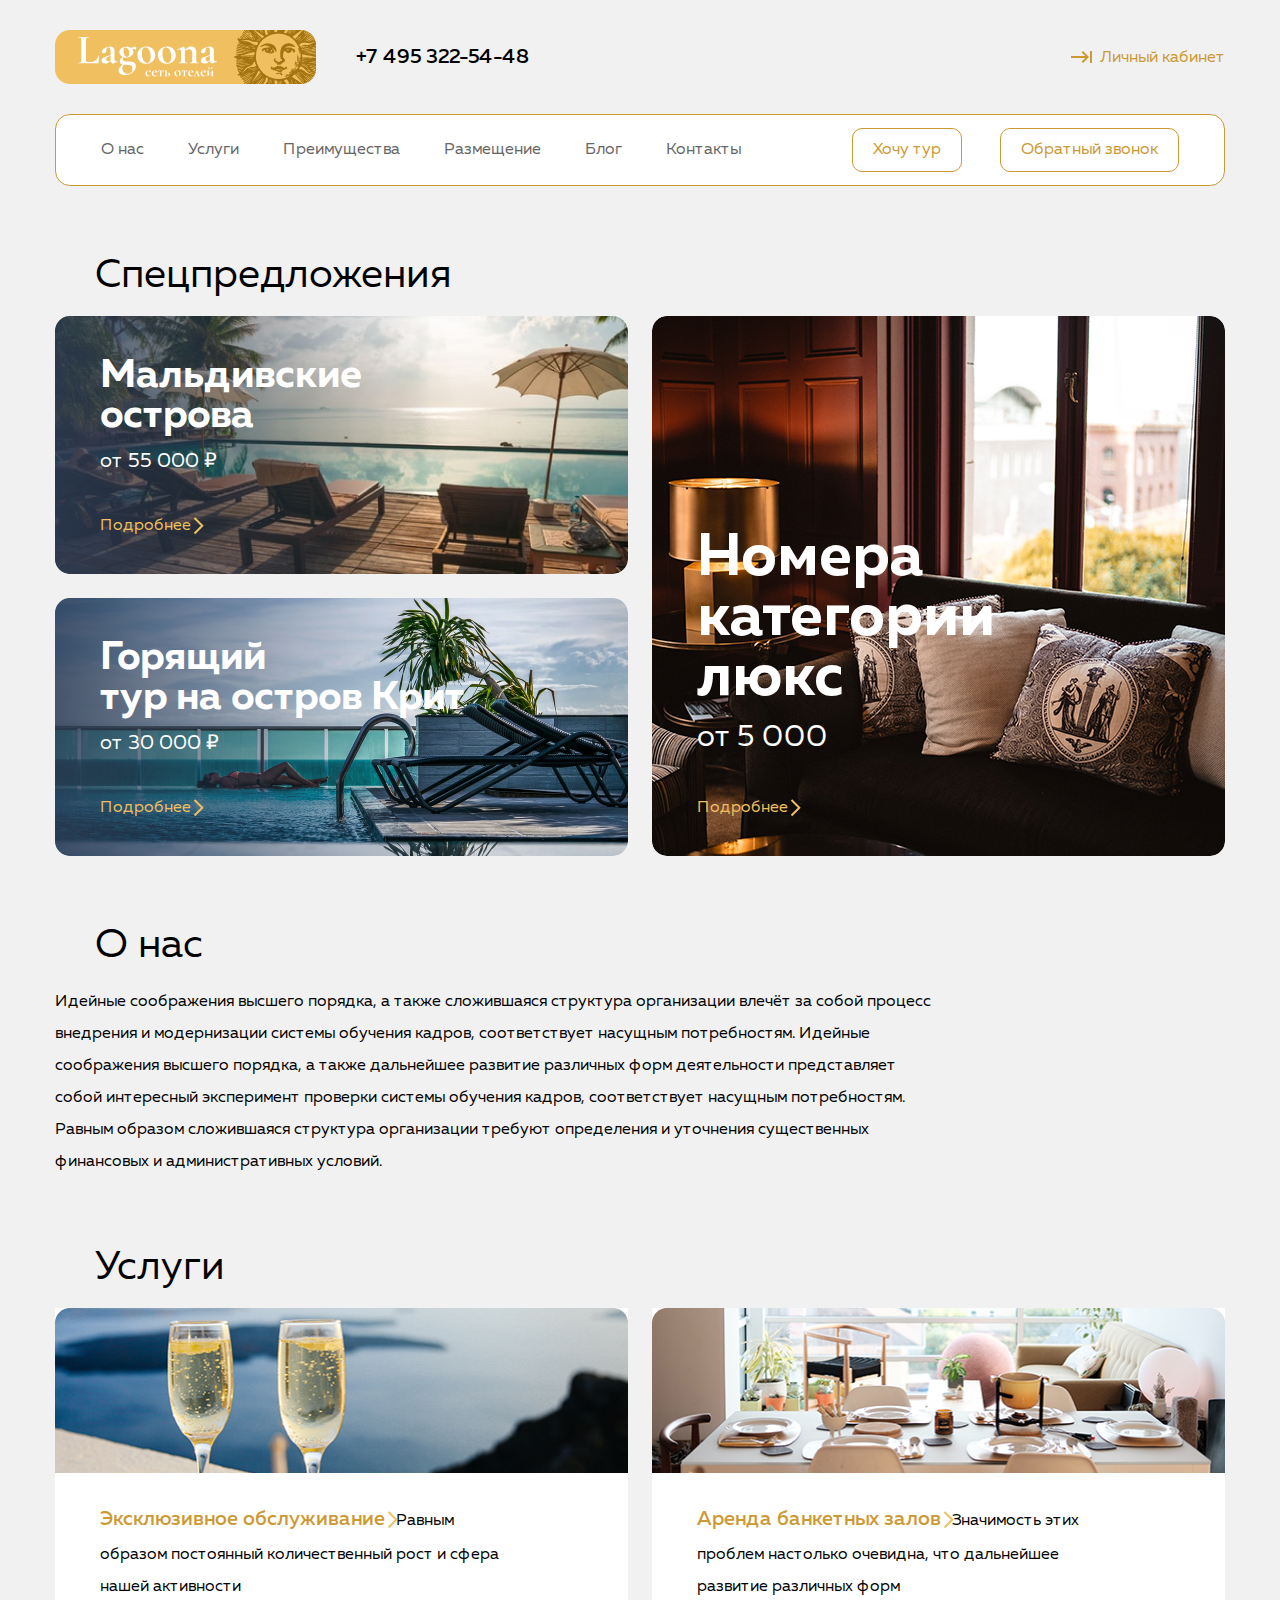
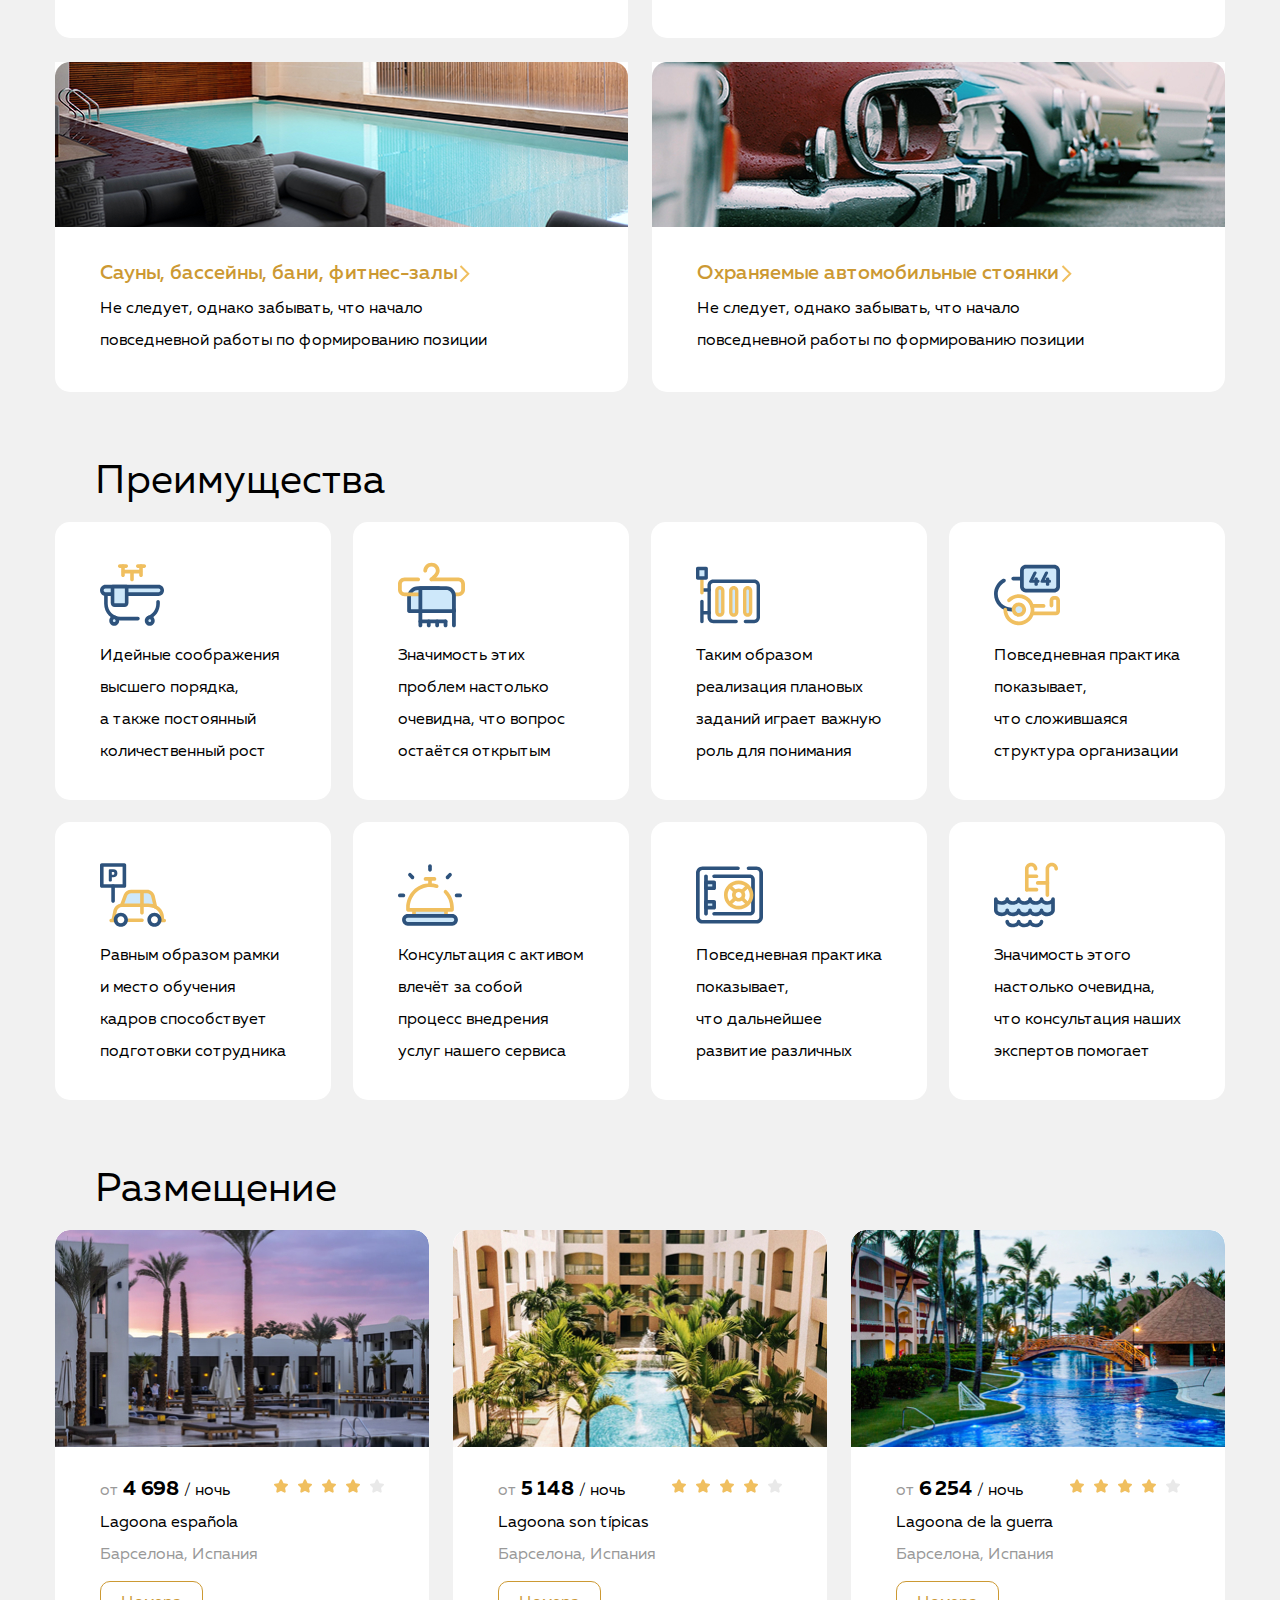
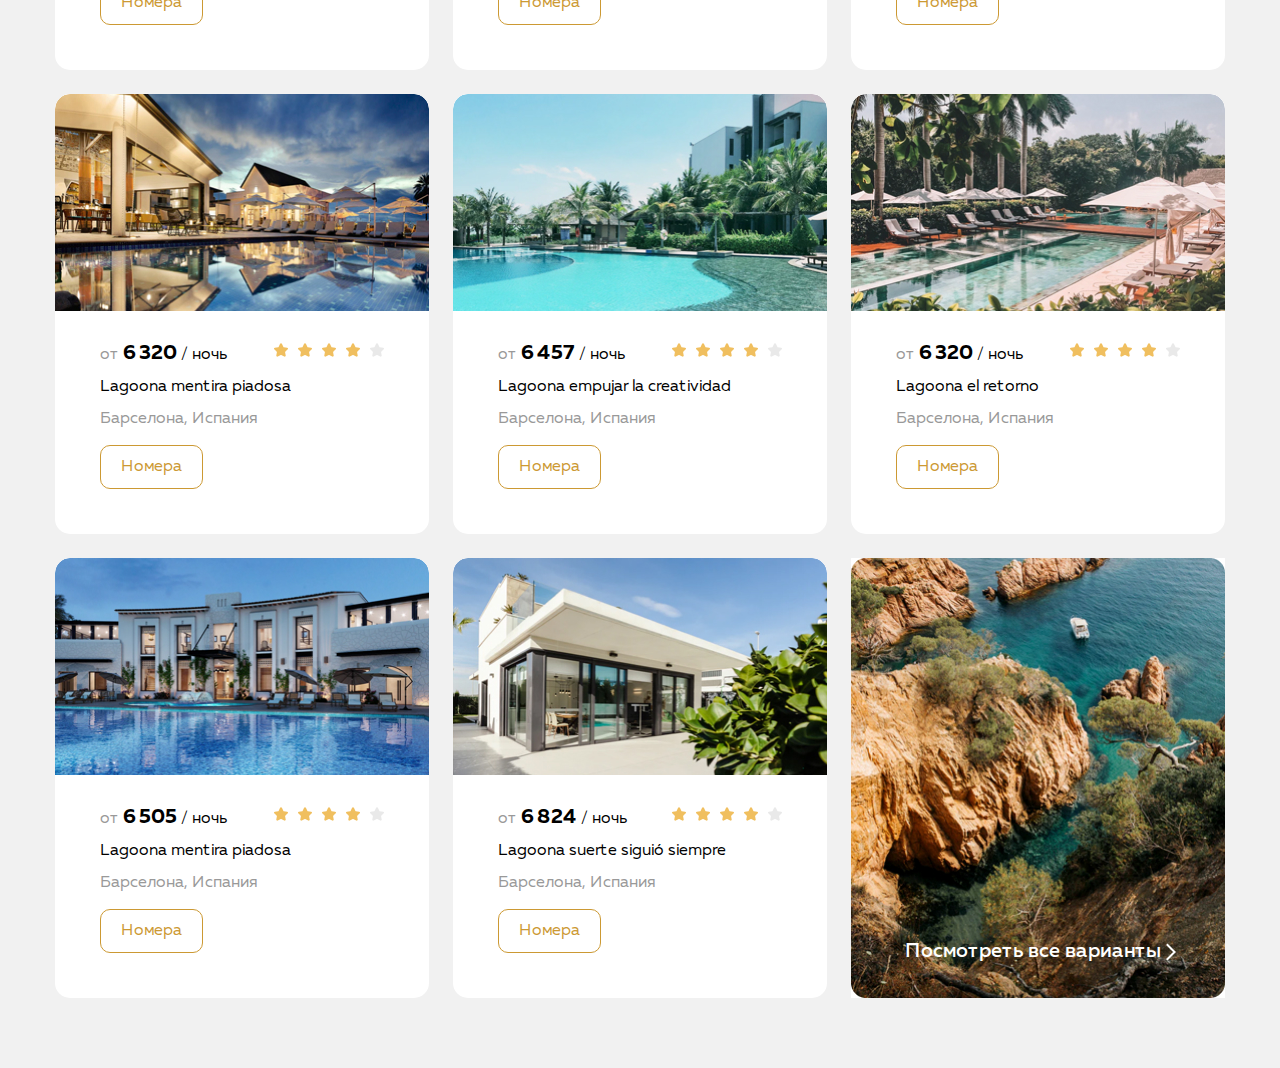
<file: index.html>
<!DOCTYPE html>

<html lang="ru">

<head>
  <title>Главная страница</title>
  <meta charset="utf-8">

  <link rel="stylesheet" href="css/normalize.css">
  <link rel="stylesheet" href="fonts/stylesheet.css">
  <link rel="stylesheet" href="css/style.css">
</head>

<body>
  <header class="header">
    <div class="container">
      <div class="logo-line">
        <a href="#"><img src="./img/logo.png" alt="Lagoona, сеть отелей" class="header-logo"></a>
        <div class="header-phone">+7 495 322-54-48</div>
        <a class="header-lk" href="#">Личный кабинет</a>
      </div>

      <div class="header-bottom">
        <nav class="header-nav">
          <ul class="header-nav-list">
            <li class="header-nav-element">
              <a href="#about-us" class="header-nav-element-link">О нас</a>
            </li>
            <li class="header-nav-element">
              <a href="#services" class="header-nav-element-link">Услуги</a>
            </li>
            <li class="header-nav-element">
              <a href="#advantages" class="header-nav-element-link">Преимущества</a>
            </li>
            <li class="header-nav-element">
              <a href="#locations" class="header-nav-element-link">Размещение</a>
            </li>
            <li class="header-nav-element">
              <a href="#" class="header-nav-element-link">Блог</a>
            </li>
            <li class="header-nav-element">
              <a href="#" class="header-nav-element-link">Контакты</a>
            </li>
          </ul>
        </nav>
        <div class="header-button-zone">
          <button type="button" class="button header-button header-button-callback">Обратный звонок</button>
          <button type="button" class="button header-button header-button-want">Хочу тур</button>
        </div>
      </div>
    </div>
  </header>

  <main class="main">
    <section class="section special-offer">
      <div class="container">
        <h2 class="section-header">Спецпредложения</h2>

        <ul class="special-offer-offers">
          <li class="special-offer-offer special-offer-offers-first gradient">
            <h3 class="special-offer-header">Мальдивские острова</h3>
            <span class="special-offer-cost">от 55 000 ₽</span>
            <a href="#" class="special-offer-more">Подробнее</a>
          </li>
          <li class="special-offer-offer special-offer-offer-big special-offer-offers-second">
            <h3 class="special-offer-header special-offer-header-big">Номера категории люкс</h3>
            <span class="special-offer-cost special-offer-cost-big">от 5 000 </span>
            <a href="#" class="special-offer-more">Подробнее</a>
          </li>
          <li class="special-offer-offer special-offer-offers-third gradient">
            <h3 class="special-offer-header">Горящий тур на остров Крит</h3>
            <span class="special-offer-cost">от 30 000 ₽</span>
            <a href="#" class="special-offer-more">Подробнее</a>
          </li>
        </ul>
      </div>
    </section>

    <section class="section about-us" id="about-us">
      <div class="container">
        <h2 class="section-header">О нас</h2>
        <p class="about-us-text">Идейные соображения высшего порядка, а также сложившаяся структура организации влечёт
          за собой процесс внедрения и модернизации системы обучения кадров, соответствует насущным потребностям.
          Идейные соображения высшего порядка, а также дальнейшее развитие различных форм деятельности представляет
          собой интересный эксперимент проверки системы обучения кадров, соответствует насущным потребностям. Равным
          образом сложившаяся структура организации требуют определения и уточнения существенных финансовых
          и административных условий.</p>
      </div>
    </section>

    <section class="section services" id="services">
      <div class="container">
        <h2 class="section-header">Услуги</h2>
        <ul class="items">
          <li class="services-item services-item-image-1">
            <div class="services-block-text">
              <a href="#" class="services-title">Эксклюзивное обслуживание</a>
              <span class="services-text">Равным образом постоянный количественный рост и сфера нашей активности</span>
            </div>
          </li>
          <li class="services-item services-item-image-2">
            <div class="services-block-text">
              <a href="#" class="services-title">Аренда банкетных залов</a>
              <span class="services-text">Значимость этих проблем настолько очевидна, что дальнейшее развитие различных
                форм</span>
            </div>
          </li>
          <li class="services-item services-item-image-3">
            <div class="services-block-text">
              <a href="#" class="services-title">Сауны, бассейны, бани, фитнес-залы</a>
              <span class="services-text">Не следует, однако забывать, что начало повседневной работы по формированию
                позиции</span>
            </div>
          </li>
          <li class="services-item services-item-image-4">
            <div class="services-block-text">
              <a href="#" class="services-title">Охраняемые автомобильные стоянки</a>
              <span class="services-text">Не следует, однако забывать, что начало повседневной работы по формированию
                позиции</span>
            </div>
          </li>
        </ul>
      </div>
    </section>

    <section class="section advantages" id="advantages">
      <div class="container">
        <h2 class="section-header">Преимущества</h2>
        <ul class="items">
          <li class="advantages-item advantages-item-image-1">
            Идейные соображения высшего порядка,
            а также постоянный количественный рост
          </li>
          <li class="advantages-item advantages-item-image-2">
            Значимость этих проблем настолько очевидна, что вопрос
            остаётся открытым
          </li>
          <li class="advantages-item advantages-item-image-3">
            Таким образом реализация плановых заданий играет важную
            роль для понимания
          </li>
          <li class="advantages-item advantages-item-image-4">
            Повседневная практика показывает, что сложившаяся
            структура организации
          </li>
          <li class="advantages-item advantages-item-image-5">
            Равным образом рамки и место обучения кадров способствует
            подготовки сотрудника
          </li>
          <li class="advantages-item advantages-item-image-6">
            Консультация с активом влечёт за собой процесс внедрения
            услуг нашего сервиса
          </li>
          <li class="advantages-item advantages-item-image-7">
            Повседневная практика показывает, что дальнейшее развитие
            различных </li>
          <li class="advantages-item advantages-item-image-8">
            Значимость этого настолько очевидна, что консультация
            наших экспертов помогает
          </li>
        </ul>
      </div>
    </section>

    <section class="section locations" id="locations">
      <div class="container">
        <h2 class="section-header">Размещение</h2>
        <ul class="items">
          <li class="locations-item">
            <article class="locations-article">
              <img src="img/razm_1.jpg" alt="Lagoona española" class="locations-image">
              <div class="locations-text-block">
                <div class="locations-cost"><span class="locations-cost-from">от</span>
                  <span class="locations-cost-number">4 698</span> / ночь
                  <div class="locations-rating">
                    <img src="img/star.svg" class="locations-rating-star" alt="Рейтинг отеля 4 из 5">
                    <img src="img/star.svg" class="locations-rating-star" alt="">
                    <img src="img/star.svg" class="locations-rating-star" alt="">
                    <img src="img/star.svg" class="locations-rating-star" alt="">
                    <img src="img/star_empty.svg" class="locations-rating-star" alt="">
                  </div>
                </div>
                <h3 class="locations-name">Lagoona española</h3>
                <div class="locations-place">Барселона, Испания</div>
                <button type="button" class="button button-locations">Номера</button>
              </div>
            </article>
          </li>
          <li class="locations-item">
            <article class="locations-article">
              <img src="img/razm_2.jpg" alt="Lagoona son típicas" class="locations-image">
              <div class="locations-text-block">
                <div class="locations-cost"><span class="locations-cost-from">от</span>
                  <span class="locations-cost-number">5 148</span> / ночь
                  <div class="locations-rating">
                    <img src="img/star.svg" class="locations-rating-star" alt="Рейтинг отеля 4 из 5">
                    <img src="img/star.svg" class="locations-rating-star" alt="">
                    <img src="img/star.svg" class="locations-rating-star" alt="">
                    <img src="img/star.svg" class="locations-rating-star" alt="">
                    <img src="img/star_empty.svg" class="locations-rating-star" alt="">
                  </div>
                </div>
                <h3 class="locations-name">Lagoona son típicas</h3>
                <div class="locations-place">Барселона, Испания</div>
                <button type="button" class="button button-locations">Номера</button>
              </div>
            </article>
          </li>
          <li class="locations-item">
            <article class="locations-article">
              <img src="img/razm_3.jpg" alt="Lagoona de la guerra" class="locations-image">
              <div class="locations-text-block">
                <div class="locations-cost"><span class="locations-cost-from">от</span>
                  <span class="locations-cost-number">6 254</span> / ночь
                  <div class="locations-rating">
                    <img src="img/star.svg" class="locations-rating-star" alt="Рейтинг отеля 4 из 5">
                    <img src="img/star.svg" class="locations-rating-star" alt="">
                    <img src="img/star.svg" class="locations-rating-star" alt="">
                    <img src="img/star.svg" class="locations-rating-star" alt="">
                    <img src="img/star_empty.svg" class="locations-rating-star" alt="">
                  </div>
                </div>
                <h3 class="locations-name">Lagoona de la guerra</h3>
                <div class="locations-place">Барселона, Испания</div>
                <button type="button" class="button button-locations">Номера</button>
              </div>
            </article>

          </li>
          <li class="locations-item">
            <article class="locations-article">
              <img src="img/razm_4.jpg" alt="Lagoona mentira piadosa" class="locations-image">
              <div class="locations-text-block">
                <div class="locations-cost"><span class="locations-cost-from">от</span>
                  <span class="locations-cost-number">6 320</span> / ночь
                  <div class="locations-rating">
                    <img src="img/star.svg" class="locations-rating-star" alt="Рейтинг отеля 4 из 5">
                    <img src="img/star.svg" class="locations-rating-star" alt="">
                    <img src="img/star.svg" class="locations-rating-star" alt="">
                    <img src="img/star.svg" class="locations-rating-star" alt="">
                    <img src="img/star_empty.svg" class="locations-rating-star" alt="">
                  </div>
                </div>
                <h3 class="locations-name">Lagoona mentira piadosa</h3>
                <div class="locations-place">Барселона, Испания</div>
                <button type="button" class="button button-locations">Номера</button>
              </div>
            </article>
          </li>
          <li class="locations-item">
            <article class="locations-article">
              <img src="img/razm_5.jpg" alt="agoona empujar la creatividad" class="locations-image">
              <div class="locations-text-block">
                <div class="locations-cost"><span class="locations-cost-from">от</span>
                  <span class="locations-cost-number">6 457</span> / ночь
                  <div class="locations-rating">
                    <img src="img/star.svg" class="locations-rating-star" alt="Рейтинг отеля 4 из 5">
                    <img src="img/star.svg" class="locations-rating-star" alt="">
                    <img src="img/star.svg" class="locations-rating-star" alt="">
                    <img src="img/star.svg" class="locations-rating-star" alt="">
                    <img src="img/star_empty.svg" class="locations-rating-star" alt="">
                  </div>
                </div>
                <h3 class="locations-name">Lagoona empujar la creatividad</h3>
                <div class="locations-place">Барселона, Испания</div>
                <button type="button" class="button button-locations">Номера</button>
              </div>
            </article>
          </li>
          <li class="locations-item">
            <article class="locations-article">
              <img src="img/razm_6.jpg" alt="Lagoona el retorno" class="locations-image">
              <div class="locations-text-block">
                <div class="locations-cost"><span class="locations-cost-from">от</span>
                  <span class="locations-cost-number">6 320</span> / ночь
                  <div class="locations-rating">
                    <img src="img/star.svg" class="locations-rating-star" alt="Рейтинг отеля 4 из 5">
                    <img src="img/star.svg" class="locations-rating-star" alt="">
                    <img src="img/star.svg" class="locations-rating-star" alt="">
                    <img src="img/star.svg" class="locations-rating-star" alt="">
                    <img src="img/star_empty.svg" class="locations-rating-star" alt="">
                  </div>
                </div>
                <h3 class="locations-name">Lagoona el retorno</h3>
                <div class="locations-place">Барселона, Испания</div>
                <button type="button" class="button button-locations">Номера</button>
              </div>

            </article>

          </li>
          <li class="locations-item">
            <article class="locations-article">
              <img src="img/razm_7.jpg" alt="Lagoona mentira piadosa" class="locations-image">
              <div class="locations-text-block">
                <div class="locations-cost"><span class="locations-cost-from">от</span>
                  <span class="locations-cost-number">6 505</span> / ночь
                  <div class="locations-rating">
                    <img src="img/star.svg" class="locations-rating-star" alt="Рейтинг отеля 4 из 5">
                    <img src="img/star.svg" class="locations-rating-star" alt="">
                    <img src="img/star.svg" class="locations-rating-star" alt="">
                    <img src="img/star.svg" class="locations-rating-star" alt="">
                    <img src="img/star_empty.svg" class="locations-rating-star" alt="">
                  </div>
                </div>
                <h3 class="locations-name">Lagoona mentira piadosa</h3>
                <div class="locations-place">Барселона, Испания</div>
                <button type="button" class="button button-locations">Номера</button>
              </div>
            </article>

          </li>
          <li class="locations-item">
            <article class="locations-article">
              <img src="img/razm_8.jpg" alt="Lagoona suerte siguió siempre" class="locations-image">
              <div class="locations-text-block">
                <div class="locations-cost"><span class="locations-cost-from">от</span>
                  <span class="locations-cost-number">6 824</span> / ночь
                  <div class="locations-rating">
                    <img src="img/star.svg" class="locations-rating-star" alt="Рейтинг отеля 4 из 5">
                    <img src="img/star.svg" class="locations-rating-star" alt="">
                    <img src="img/star.svg" class="locations-rating-star" alt="">
                    <img src="img/star.svg" class="locations-rating-star" alt="">
                    <img src="img/star_empty.svg" class="locations-rating-star" alt="">
                  </div>
                </div>
                <h3 class="locations-name">Lagoona suerte siguió siempre</h3>
                <div class="locations-place">Барселона, Испания</div>
                <button type="button" class="button button-locations">Номера</button>
              </div>
            </article>
          </li>
          <li class="locations-item locations-item-last">
            <a href="#" class="see-all-locations">Посмотреть все варианты</a>
          </li>
        </ul>
      </div>
    </section>

  </main>

  <footer class="footer">
  </footer>

</body>

</html>
</file>
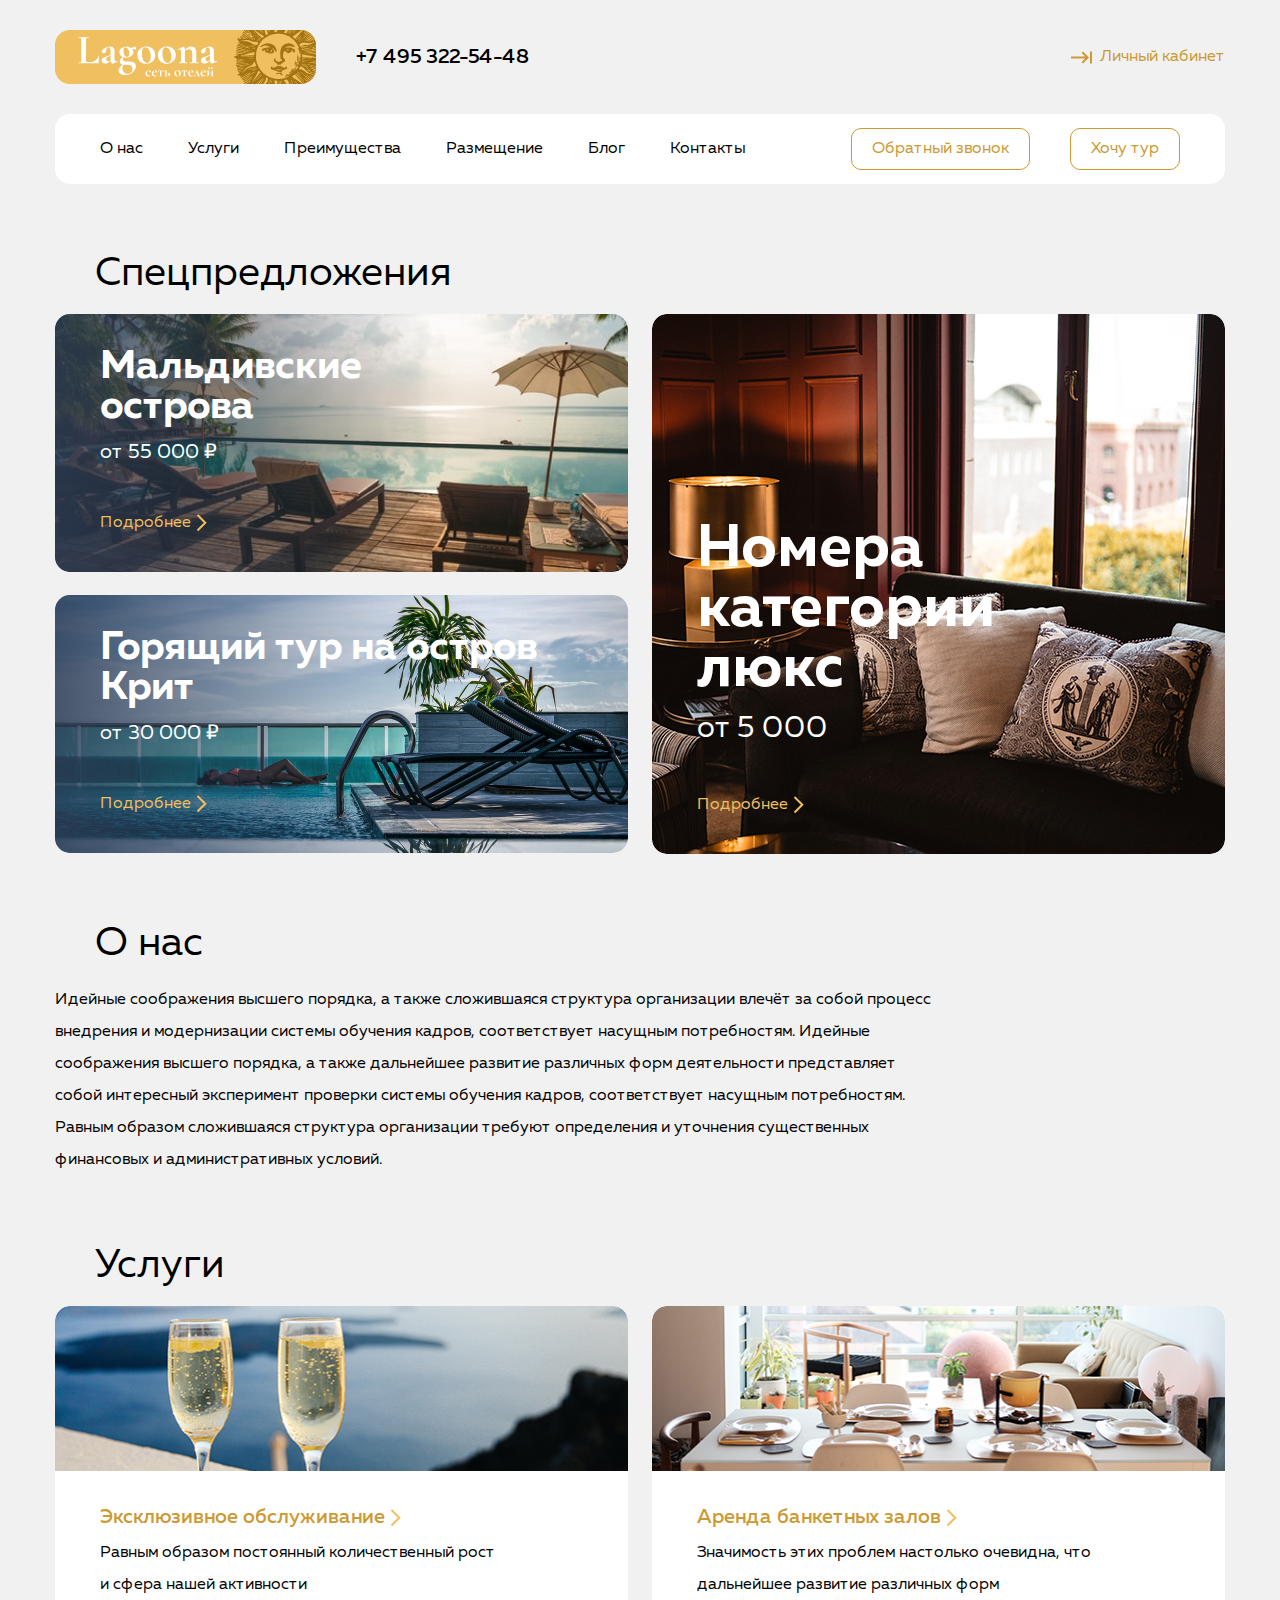
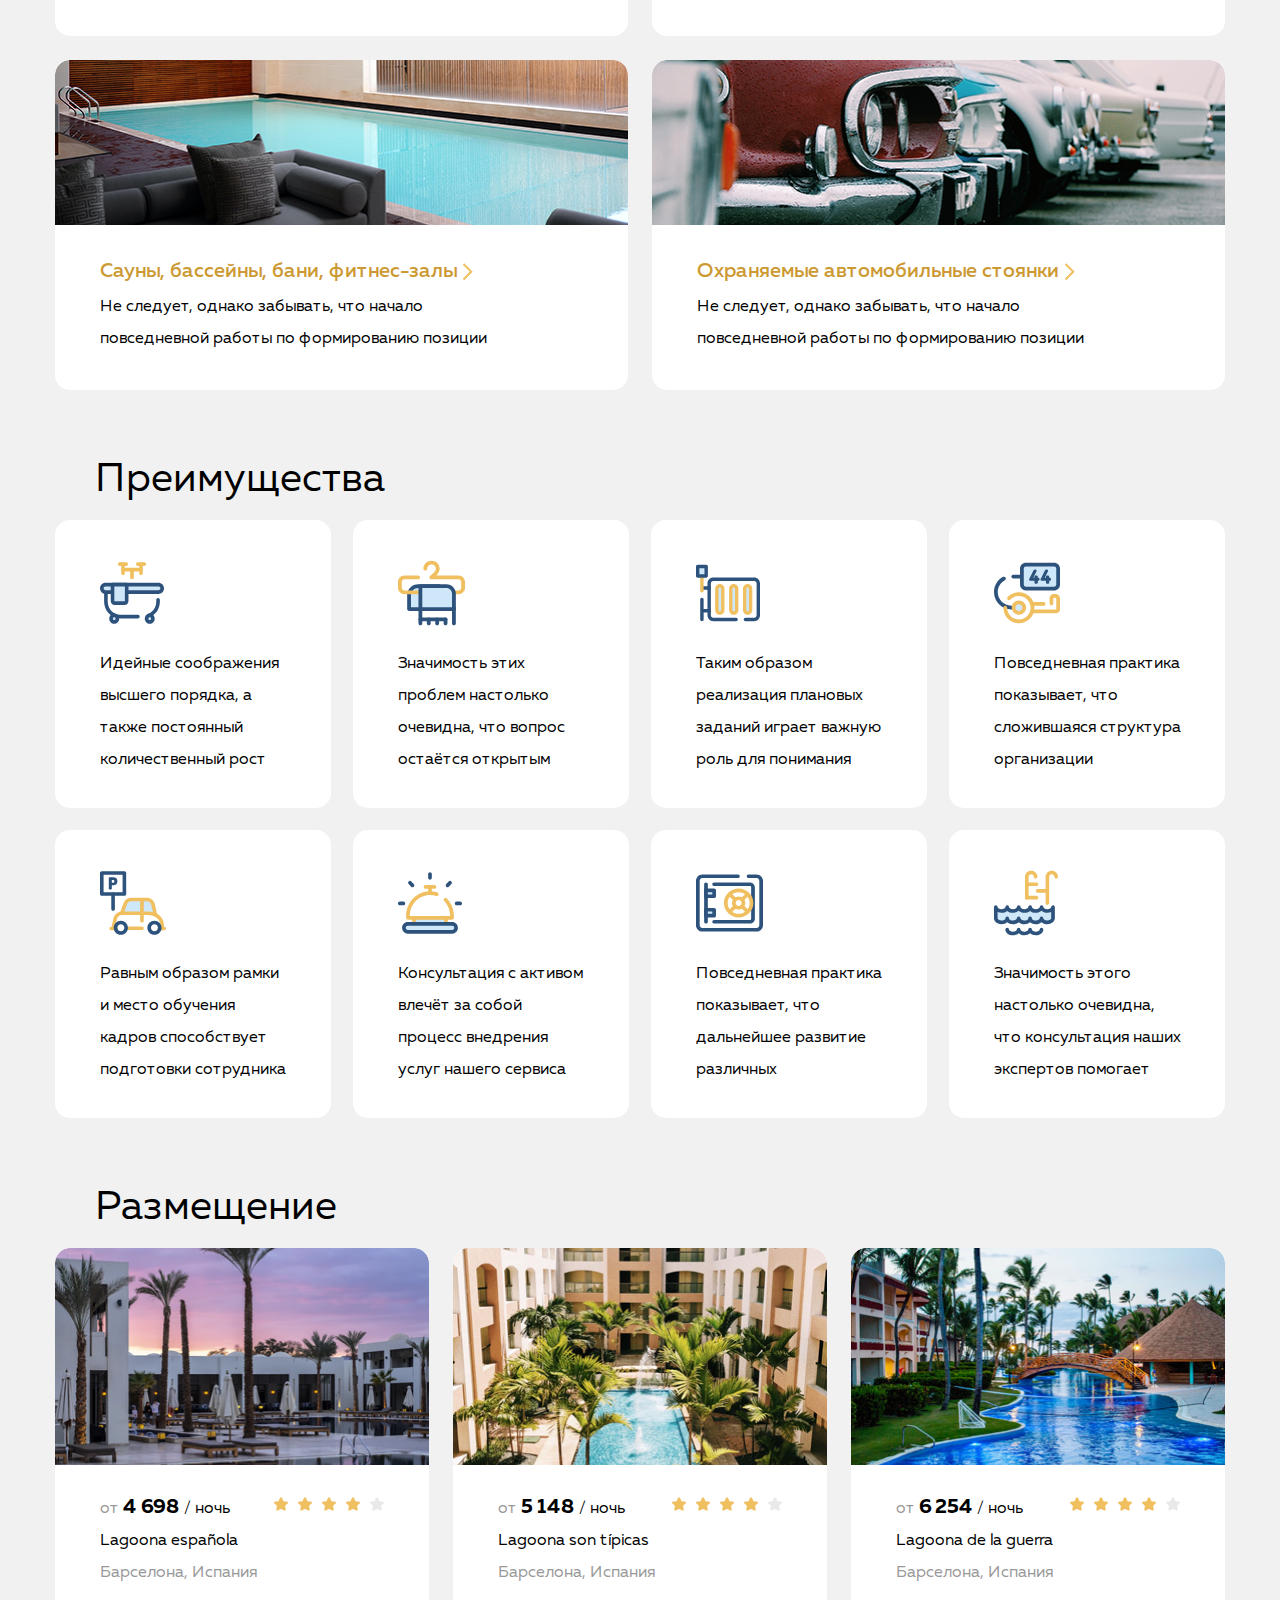
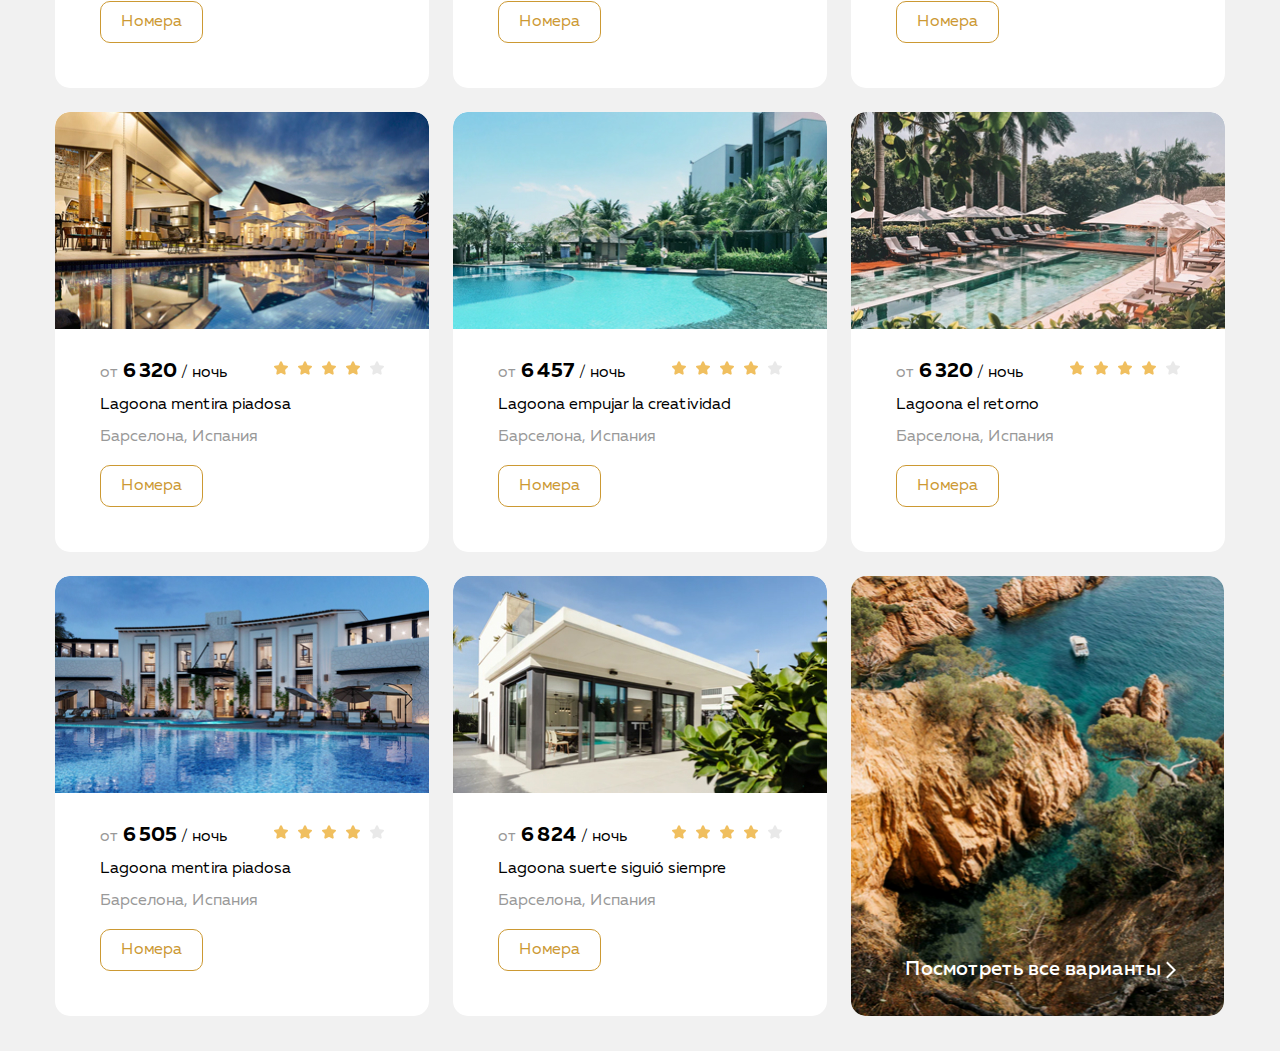
<file: 8.7/index.html>
<!DOCTYPE html>


<html lang="ru">

<head>
  <title>Главная страница</title>
  <meta charset="utf-8">

  <link rel="stylesheet" href="css/normalize.css">
  <link rel="stylesheet" href="fonts/stylesheet.css">
  <link rel="stylesheet" href="css/style.css">
</head>

<body>

  <h1 class="visually-hidden">Lagoona - подбор отелей</h1>

  <header class="header">
    <div class="container">
      <div class="logo-top">
        <a href="#" class="header-logo-link"><img class="header-logo-image" src="./img/logo.png"
            alt="Lagoona, сеть отелей"></a>
        <div class="header-phone"><a href="tel:+74953225448">+7 495 322-54-48</a></div>
        <a class="header-lk" href="#">Личный кабинет</a>
      </div>

      <div class="header-bottom">
        <nav class="header-nav">
          <ul class="header-nav-list">
            <li class="header-nav-element">
              <a href="#about-us" class="header-nav-element-link">О нас</a>
            </li>
            <li class="header-nav-element">
              <a href="#services" class="header-nav-element-link">Услуги</a>
            </li>
            <li class="header-nav-element">
              <a href="#advantages" class="header-nav-element-link">Преимущества</a>
            </li>
            <li class="header-nav-element">
              <a href="#locations" class="header-nav-element-link">Размещение</a>
            </li>
            <li class="header-nav-element">
              <a href="#" class="header-nav-element-link">Блог</a>
            </li>
            <li class="header-nav-element">
              <a href="#" class="header-nav-element-link">Контакты</a>
            </li>
          </ul>
        </nav>
        <div class="header-button-zone">
          <button type="button" class="button header-button header-button-callback">
            Обратный звонок
          </button>
          <button type="button" class="button header-button header-button-want">
            Хочу тур
          </button>
        </div>
      </div>
    </div>
  </header>

  <main class="main">
    <section class="section special-offer">
      <div class="container">
        <h2 class="section-header">Спецпредложения</h2>
        <div class="special-offer-container">
          <div class="special-offer-row">
            <article class="special-offer-offer special-offer-offers-first gradient">
              <h3 class="special-offer-header">Мальдивские &nbsp;&nbsp;&nbsp;&nbsp;&nbsp;&nbsp; острова</h3>
              <span class="special-offer-cost">от 55 000 ₽</span>
              <a href="#" class="special-offer-more">Подробнее</a>
            </article>

            <article class="special-offer-offer special-offer-offers-third gradient">
              <h3 class="special-offer-header">Горящий тур на остров Крит</h3>
              <span class="special-offer-cost">от 30 000 ₽</span>
              <a href="#" class="special-offer-more">Подробнее</a>
            </article>
          </div>
          <div class="special-offer-row">
            <article class="special-offer-offer special-offer-offer-big special-offer-offers-second">
              <h3 class="special-offer-header special-offer-header-big">
                Номера категории люкс
              </h3>
              <span class="special-offer-cost special-offer-cost-big">от 5 000
              </span>
              <a href="#" class="special-offer-more">Подробнее</a>
            </article>
          </div>
        </div>
      </div>
    </section>

    <section class="section" id="about-us">
      <div class="container">
        <h2 class="section-header">О нас</h2>
        <p class="about-us-text">
          Идейные соображения высшего порядка, а также сложившаяся структура
          организации влечёт за собой процесс внедрения и модернизации системы
          обучения кадров, соответствует насущным потребностям. Идейные
          соображения высшего порядка, а также дальнейшее развитие различных
          форм деятельности представляет собой интересный эксперимент проверки
          системы обучения кадров, соответствует насущным потребностям. Равным
          образом сложившаяся структура организации требуют определения
          и уточнения существенных финансовых и административных условий.
        </p>
      </div>
    </section>

    <section class="section services" id="services">
      <div class="container">
        <h2 class="section-header">Услуги</h2>
        <ul class="items-services items-reset">
          <li class="services-item services-item-image-1">
            <div class="services-block-text">
              <a href="#" class="services-title">
                <h3 class="services-title-header">Эксклюзивное обслуживание</h3>
              </a>
              <span class="services-text">Равным образом постоянный количественный рост и сфера нашей
                активности</span>
            </div>
          </li>
          <li class="services-item services-item-image-2">
            <div class="services-block-text">
              <a href="#" class="services-title">
                <h3 class="services-title-header">Аренда банкетных залов</h3>
              </a>
              <span class="services-text">Значимость этих проблем настолько очевидна, что дальнейшее
                развитие различных форм</span>
            </div>
          </li>
          <li class="services-item services-item-image-3">
            <div class="services-block-text">
              <a href="#" class="services-title">
                <h3 class="services-title-header">Сауны, бассейны, бани, фитнес-залы</h3>
              </a>
              <span class="services-text">Не следует, однако забывать, что начало повседневной работы
                по формированию позиции</span>
            </div>
          </li>
          <li class="services-item services-item-image-4">
            <div class="services-block-text">
              <a href="#" class="services-title">
                <h3 class="services-title-header">Охраняемые автомобильные стоянки</h3>
              </a>
              <span class="services-text">Не следует, однако забывать, что начало повседневной работы
                по формированию позиции</span>
            </div>
          </li>
        </ul>
      </div>
    </section>

    <section class="section advantages" id="advantages">
      <div class="container">
        <h2 class="section-header">Преимущества</h2>
        <ul class="advantages-items items-reset">
          <li class="advantages-item advantages-item-image-1">
            Идейные соображения высшего порядка, а также постоянный
            количественный рост
          </li>
          <li class="advantages-item advantages-item-image-2">
            Значимость этих проблем настолько очевидна, что вопрос остаётся
            открытым
          </li>
          <li class="advantages-item advantages-item-image-3">
            Таким образом реализация плановых заданий играет важную роль
            для понимания
          </li>
          <li class="advantages-item advantages-item-image-4">
            Повседневная практика показывает, что сложившаяся структура
            организации
          </li>
          <li class="advantages-item advantages-item-image-5">
            Равным образом рамки и место обучения кадров способствует
            подготовки сотрудника
          </li>
          <li class="advantages-item advantages-item-image-6">
            Консультация с активом влечёт за собой процесс внедрения услуг
            нашего сервиса
          </li>
          <li class="advantages-item advantages-item-image-7">
            Повседневная практика показывает, что дальнейшее развитие
            различных
          </li>
          <li class="advantages-item advantages-item-image-8">
            Значимость этого настолько очевидна, что консультация наших
            экспертов помогает
          </li>
        </ul>
      </div>
    </section>

    <section class="section locations" id="locations">
      <div class="container">
        <h2 class="section-header">Размещение</h2>
        <ul class="items-locations items-reset">
          <li class="locations-item">
            <article class="locations-article">
              <img src="img/razm_1.jpg" alt="Lagoona española" class="locations-image">
              <div class="locations-text-block">
                <div class="locations-cost">
                  <span class="locations-cost-from">от</span>
                  <span class="locations-cost-number">4 698</span> / ночь
                  <div class="locations-rating">
                    <img src="img/star.svg" class="locations-rating-star" alt="Рейтинг отеля 4 из 5">
                    <img src="img/star.svg" class="locations-rating-star" alt="">
                    <img src="img/star.svg" class="locations-rating-star" alt="">
                    <img src="img/star.svg" class="locations-rating-star" alt="">
                    <img src="img/star_empty.svg" class="locations-rating-star" alt="">
                  </div>
                </div>
                <h3 class="locations-name">Lagoona española</h3>
                <div class="locations-place">Барселона, Испания</div>
                <button type="button" class="button button-locations">
                  Номера
                </button>
              </div>
            </article>
          </li>
          <li class="locations-item">
            <article class="locations-article">
              <img src="img/razm_2.jpg" alt="Lagoona son típicas" class="locations-image">
              <div class="locations-text-block">
                <div class="locations-cost">
                  <span class="locations-cost-from">от</span>
                  <span class="locations-cost-number">5 148</span> / ночь
                  <div class="locations-rating">
                    <img src="img/star.svg" class="locations-rating-star" alt="Рейтинг отеля 4 из 5">
                    <img src="img/star.svg" class="locations-rating-star" alt="">
                    <img src="img/star.svg" class="locations-rating-star" alt="">
                    <img src="img/star.svg" class="locations-rating-star" alt="">
                    <img src="img/star_empty.svg" class="locations-rating-star" alt="">
                  </div>
                </div>
                <h3 class="locations-name">Lagoona son típicas</h3>
                <div class="locations-place">Барселона, Испания</div>
                <button type="button" class="button button-locations">
                  Номера
                </button>
              </div>
            </article>
          </li>
          <li class="locations-item">
            <article class="locations-article">
              <img src="img/razm_3.jpg" alt="Lagoona de la guerra" class="locations-image">
              <div class="locations-text-block">
                <div class="locations-cost">
                  <span class="locations-cost-from">от</span>
                  <span class="locations-cost-number">6 254</span> / ночь
                  <div class="locations-rating">
                    <img src="img/star.svg" class="locations-rating-star" alt="Рейтинг отеля 4 из 5">
                    <img src="img/star.svg" class="locations-rating-star" alt="">
                    <img src="img/star.svg" class="locations-rating-star" alt="">
                    <img src="img/star.svg" class="locations-rating-star" alt="">
                    <img src="img/star_empty.svg" class="locations-rating-star" alt="">
                  </div>
                </div>
                <h3 class="locations-name">Lagoona de la guerra</h3>
                <div class="locations-place">Барселона, Испания</div>
                <button type="button" class="button button-locations">
                  Номера
                </button>
              </div>
            </article>
          </li>
          <li class="locations-item">
            <article class="locations-article">
              <img src="img/razm_4.jpg" alt="Lagoona mentira piadosa" class="locations-image">
              <div class="locations-text-block">
                <div class="locations-cost">
                  <span class="locations-cost-from">от</span>
                  <span class="locations-cost-number">6 320</span> / ночь
                  <div class="locations-rating">
                    <img src="img/star.svg" class="locations-rating-star" alt="Рейтинг отеля 4 из 5">
                    <img src="img/star.svg" class="locations-rating-star" alt="">
                    <img src="img/star.svg" class="locations-rating-star" alt="">
                    <img src="img/star.svg" class="locations-rating-star" alt="">
                    <img src="img/star_empty.svg" class="locations-rating-star" alt="">
                  </div>
                </div>
                <h3 class="locations-name">Lagoona mentira piadosa</h3>
                <div class="locations-place">Барселона, Испания</div>
                <button type="button" class="button button-locations">
                  Номера
                </button>
              </div>
            </article>
          </li>
          <li class="locations-item">
            <article class="locations-article">
              <img src="img/razm_5.jpg" alt="agoona empujar la creatividad" class="locations-image">
              <div class="locations-text-block">
                <div class="locations-cost">
                  <span class="locations-cost-from">от</span>
                  <span class="locations-cost-number">6 457</span> / ночь
                  <div class="locations-rating">
                    <img src="img/star.svg" class="locations-rating-star" alt="Рейтинг отеля 4 из 5">
                    <img src="img/star.svg" class="locations-rating-star" alt="">
                    <img src="img/star.svg" class="locations-rating-star" alt="">
                    <img src="img/star.svg" class="locations-rating-star" alt="">
                    <img src="img/star_empty.svg" class="locations-rating-star" alt="">
                  </div>
                </div>
                <h3 class="locations-name">Lagoona empujar la creatividad</h3>
                <div class="locations-place">Барселона, Испания</div>
                <button type="button" class="button button-locations">
                  Номера
                </button>
              </div>
            </article>
          </li>
          <li class="locations-item">
            <article class="locations-article">
              <img src="img/razm_6.jpg" alt="Lagoona el retorno" class="locations-image">
              <div class="locations-text-block">
                <div class="locations-cost">
                  <span class="locations-cost-from">от</span>
                  <span class="locations-cost-number">6 320</span> / ночь
                  <div class="locations-rating">
                    <img src="img/star.svg" class="locations-rating-star" alt="Рейтинг отеля 4 из 5">
                    <img src="img/star.svg" class="locations-rating-star" alt="">
                    <img src="img/star.svg" class="locations-rating-star" alt="">
                    <img src="img/star.svg" class="locations-rating-star" alt="">
                    <img src="img/star_empty.svg" class="locations-rating-star" alt="">
                  </div>
                </div>
                <h3 class="locations-name">Lagoona el retorno</h3>
                <div class="locations-place">Барселона, Испания</div>
                <button type="button" class="button button-locations">
                  Номера
                </button>
              </div>
            </article>
          </li>
          <li class="locations-item">
            <article class="locations-article">
              <img src="img/razm_7.jpg" alt="Lagoona mentira piadosa" class="locations-image">
              <div class="locations-text-block">
                <div class="locations-cost">
                  <span class="locations-cost-from">от</span>
                  <span class="locations-cost-number">6 505</span> / ночь
                  <div class="locations-rating">
                    <img src="img/star.svg" class="locations-rating-star" alt="Рейтинг отеля 4 из 5">
                    <img src="img/star.svg" class="locations-rating-star" alt="">
                    <img src="img/star.svg" class="locations-rating-star" alt="">
                    <img src="img/star.svg" class="locations-rating-star" alt="">
                    <img src="img/star_empty.svg" class="locations-rating-star" alt="">
                  </div>
                </div>
                <h3 class="locations-name">Lagoona mentira piadosa</h3>
                <div class="locations-place">Барселона, Испания</div>
                <button type="button" class="button button-locations">
                  Номера
                </button>
              </div>
            </article>
          </li>
          <li class="locations-item">
            <article class="locations-article">
              <img src="img/razm_8.jpg" alt="Lagoona suerte siguió siempre" class="locations-image">
              <div class="locations-text-block">
                <div class="locations-cost">
                  <span class="locations-cost-from">от</span>
                  <span class="locations-cost-number">6 824</span> / ночь
                  <div class="locations-rating">
                    <img src="img/star.svg" class="locations-rating-star" alt="Рейтинг отеля 4 из 5">
                    <img src="img/star.svg" class="locations-rating-star" alt="">
                    <img src="img/star.svg" class="locations-rating-star" alt="">
                    <img src="img/star.svg" class="locations-rating-star" alt="">
                    <img src="img/star_empty.svg" class="locations-rating-star" alt="">
                  </div>
                </div>
                <h3 class="locations-name">Lagoona suerte siguió siempre</h3>
                <div class="locations-place">Барселона, Испания</div>
                <button type="button" class="button button-locations">
                  Номера
                </button>
              </div>
            </article>
          </li>
          <li class="locations-item locations-item-last">
            <a href="#" class="see-all-locations">Посмотреть все варианты</a>
          </li>
        </ul>
      </div>
    </section>
  </main>

  <footer class="footer"></footer>
</body>

</html>
</file>
<file: fonts/stylesheet.css>
@font-face {
    font-family: 'Muller';
    src: url('MullerUltraLight.eot');
    src: local('Muller UltraLight'), local('MullerUltraLight'),
        url('MullerUltraLight.eot?#iefix') format('embedded-opentype'),
        url('MullerUltraLight.woff2') format('woff2'),
        url('MullerUltraLight.woff') format('woff'),
        url('MullerUltraLight.ttf') format('truetype');
    font-weight: 200;
    font-style: normal;
}

@font-face {
    font-family: 'Muller';
    src: url('MullerBoldItalic.eot');
    src: local('Muller Bold Italic'), local('MullerBoldItalic'),
        url('MullerBoldItalic.eot?#iefix') format('embedded-opentype'),
        url('MullerBoldItalic.woff2') format('woff2'),
        url('MullerBoldItalic.woff') format('woff'),
        url('MullerBoldItalic.ttf') format('truetype');
    font-weight: bold;
    font-style: italic;
}

@font-face {
    font-family: 'Muller';
    src: url('MullerMedium.eot');
    src: local('Muller Medium'), local('MullerMedium'),
        url('MullerMedium.eot?#iefix') format('embedded-opentype'),
        url('MullerMedium.woff2') format('woff2'),
        url('MullerMedium.woff') format('woff'),
        url('MullerMedium.ttf') format('truetype');
    font-weight: 500;
    font-style: normal;
}

@font-face {
    font-family: 'Muller';
    src: url('MullerExtraBoldItalic.eot');
    src: local('Muller ExtraBold Italic'), local('MullerExtraBoldItalic'),
        url('MullerExtraBoldItalic.eot?#iefix') format('embedded-opentype'),
        url('MullerExtraBoldItalic.woff2') format('woff2'),
        url('MullerExtraBoldItalic.woff') format('woff'),
        url('MullerExtraBoldItalic.ttf') format('truetype');
    font-weight: 800;
    font-style: italic;
}

@font-face {
    font-family: 'Muller';
    src: url('MullerUltraLightItalic.eot');
    src: local('Muller UltraLight Italic'), local('MullerUltraLightItalic'),
        url('MullerUltraLightItalic.eot?#iefix') format('embedded-opentype'),
        url('MullerUltraLightItalic.woff2') format('woff2'),
        url('MullerUltraLightItalic.woff') format('woff'),
        url('MullerUltraLightItalic.ttf') format('truetype');
    font-weight: 200;
    font-style: italic;
}

@font-face {
    font-family: 'Muller';
    src: url('MullerRegular.eot');
    src: local('Muller Regular'), local('MullerRegular'),
        url('MullerRegular.eot?#iefix') format('embedded-opentype'),
        url('MullerRegular.woff2') format('woff2'),
        url('MullerRegular.woff') format('woff'),
        url('MullerRegular.ttf') format('truetype');
    font-weight: normal;
    font-style: normal;
}

@font-face {
    font-family: 'Muller';
    src: url('MullerBlackItalic.eot');
    src: local('Muller Black Italic'), local('MullerBlackItalic'),
        url('MullerBlackItalic.eot?#iefix') format('embedded-opentype'),
        url('MullerBlackItalic.woff2') format('woff2'),
        url('MullerBlackItalic.woff') format('woff'),
        url('MullerBlackItalic.ttf') format('truetype');
    font-weight: 900;
    font-style: italic;
}

@font-face {
    font-family: 'Muller Hairline';
    src: url('MullerHairlineItalic.eot');
    src: local('Muller Hairline Italic'), local('MullerHairlineItalic'),
        url('MullerHairlineItalic.eot?#iefix') format('embedded-opentype'),
        url('MullerHairlineItalic.woff2') format('woff2'),
        url('MullerHairlineItalic.woff') format('woff'),
        url('MullerHairlineItalic.ttf') format('truetype');
    font-weight: 100;
    font-style: italic;
}

@font-face {
    font-family: 'Muller';
    src: url('MullerHeavyItalic.eot');
    src: local('Muller Heavy Italic'), local('MullerHeavyItalic'),
        url('MullerHeavyItalic.eot?#iefix') format('embedded-opentype'),
        url('MullerHeavyItalic.woff2') format('woff2'),
        url('MullerHeavyItalic.woff') format('woff'),
        url('MullerHeavyItalic.ttf') format('truetype');
    font-weight: 900;
    font-style: italic;
}

@font-face {
    font-family: 'Muller';
    src: url('MullerThinItalic.eot');
    src: local('Muller Thin Italic'), local('MullerThinItalic'),
        url('MullerThinItalic.eot?#iefix') format('embedded-opentype'),
        url('MullerThinItalic.woff2') format('woff2'),
        url('MullerThinItalic.woff') format('woff'),
        url('MullerThinItalic.ttf') format('truetype');
    font-weight: 100;
    font-style: italic;
}

@font-face {
    font-family: 'Muller Hairline';
    src: url('MullerHairline.eot');
    src: local('Muller Hairline'), local('MullerHairline'),
        url('MullerHairline.eot?#iefix') format('embedded-opentype'),
        url('MullerHairline.woff2') format('woff2'),
        url('MullerHairline.woff') format('woff'),
        url('MullerHairline.ttf') format('truetype');
    font-weight: 100;
    font-style: normal;
}

@font-face {
    font-family: 'Muller';
    src: url('MullerHeavy.eot');
    src: local('Muller Heavy'), local('MullerHeavy'),
        url('MullerHeavy.eot?#iefix') format('embedded-opentype'),
        url('MullerHeavy.woff2') format('woff2'),
        url('MullerHeavy.woff') format('woff'),
        url('MullerHeavy.ttf') format('truetype');
    font-weight: 900;
    font-style: normal;
}

@font-face {
    font-family: 'Muller';
    src: url('MullerThin.eot');
    src: local('Muller Thin'), local('MullerThin'),
        url('MullerThin.eot?#iefix') format('embedded-opentype'),
        url('MullerThin.woff2') format('woff2'),
        url('MullerThin.woff') format('woff'),
        url('MullerThin.ttf') format('truetype');
    font-weight: 100;
    font-style: normal;
}

@font-face {
    font-family: 'Muller';
    src: url('MullerLightItalic.eot');
    src: local('Muller Light Italic'), local('MullerLightItalic'),
        url('MullerLightItalic.eot?#iefix') format('embedded-opentype'),
        url('MullerLightItalic.woff2') format('woff2'),
        url('MullerLightItalic.woff') format('woff'),
        url('MullerLightItalic.ttf') format('truetype');
    font-weight: 300;
    font-style: italic;
}

@font-face {
    font-family: 'Muller';
    src: url('MullerLight.eot');
    src: local('Muller Light'), local('MullerLight'),
        url('MullerLight.eot?#iefix') format('embedded-opentype'),
        url('MullerLight.woff2') format('woff2'),
        url('MullerLight.woff') format('woff'),
        url('MullerLight.ttf') format('truetype');
    font-weight: 300;
    font-style: normal;
}

@font-face {
    font-family: 'Muller';
    src: url('MullerBlack.eot');
    src: local('Muller Black'), local('MullerBlack'),
        url('MullerBlack.eot?#iefix') format('embedded-opentype'),
        url('MullerBlack.woff2') format('woff2'),
        url('MullerBlack.woff') format('woff'),
        url('MullerBlack.ttf') format('truetype');
    font-weight: 900;
    font-style: normal;
}

@font-face {
    font-family: 'Muller';
    src: url('MullerBold.eot');
    src: local('Muller Bold'), local('MullerBold'),
        url('MullerBold.eot?#iefix') format('embedded-opentype'),
        url('MullerBold.woff2') format('woff2'),
        url('MullerBold.woff') format('woff'),
        url('MullerBold.ttf') format('truetype');
    font-weight: bold;
    font-style: normal;
}

@font-face {
    font-family: 'Muller';
    src: url('MullerExtraBold.eot');
    src: local('Muller ExtraBold'), local('MullerExtraBold'),
        url('MullerExtraBold.eot?#iefix') format('embedded-opentype'),
        url('MullerExtraBold.woff2') format('woff2'),
        url('MullerExtraBold.woff') format('woff'),
        url('MullerExtraBold.ttf') format('truetype');
    font-weight: 800;
    font-style: normal;
}

@font-face {
    font-family: 'Muller Regular';
    src: url('MullerRegularItalic.eot');
    src: local('Muller Regular Italic'), local('MullerRegularItalic'),
        url('MullerRegularItalic.eot?#iefix') format('embedded-opentype'),
        url('MullerRegularItalic.woff2') format('woff2'),
        url('MullerRegularItalic.woff') format('woff'),
        url('MullerRegularItalic.ttf') format('truetype');
    font-weight: normal;
    font-style: italic;
}

@font-face {
    font-family: 'Muller';
    src: url('MullerMediumItalic.eot');
    src: local('Muller Medium Italic'), local('MullerMediumItalic'),
        url('MullerMediumItalic.eot?#iefix') format('embedded-opentype'),
        url('MullerMediumItalic.woff2') format('woff2'),
        url('MullerMediumItalic.woff') format('woff'),
        url('MullerMediumItalic.ttf') format('truetype');
    font-weight: 500;
    font-style: italic;
}
</file>
<file: css/style.css>
html {
  box-sizing: border-box;
}

*,
*::before,
*::after {
  box-sizing: inherit;
}

a {
  color: inherit;
  text-decoration: none;
}

img {
  max-width: 100%;
}

body {
  font-family: Muller, sans-serif, Arial;
  background-color: #F1F1F1;
}

/* index.html */
.container {
  box-sizing: border-box;
  display: block;
  width: 1170px;
  margin: 0 auto;
  padding: 0;
}

.header {
  width: 100%;
  padding-top: 30px;
  font-size: 0;
  line-height: 0;
}

.logo-line {
  display: flex;
  position: relative;
  min-height: 54px;
  margin-bottom: 30px;
}

.header-logo {
  width: 261px;
  margin-right: 40px;
  display: inline-block;
}

.header-phone {
  display: inline-block;
  padding: 17px 0;
  font-size: 20px;
  font-weight: 500;
  line-height: 20px;
  vertical-align: middle;
}

.header-lk {
  top: 15px;
  right: 0;
  position: absolute;
  padding: 5px 0 3px 29px;
  display: block;
  background-image: url('../img/Vector.svg');
  background-repeat: no-repeat;
  background-position: left center;
  font-size: 16px;
  font-weight: 400;
  line-height: 16px;
  color: #C93;
}

.header-bottom{
  position: relative;
  width: 100%;
  padding: 0;
  border: 1px solid #C93;
  margin-bottom: 70px;
  border-radius: 15px;
  background-color: #fff;
}

.header-nav {
  width: 100%;
}

.header-nav-list {
  padding: 0;
}

.header-nav-element {
  box-sizing: border-box;
  display: inline-block;
  padding: 27px 22px;
  font-size: 16px;
  font-weight: 400;
  line-height: 16px;
  color: #666666;
  cursor: pointer;
}

.header-nav-element:hover {
  color: #C93;
}

.header-nav-element:first-child {
  padding-left: 45px;
}

.button {
  padding: 13px 20px;
  gap: 10px;
  border: 1px solid #C93;
  font-size: 16px;
  font-weight: 400;
  line-height: 16px;
  color: #c93;
  border-radius: 10px;
  background-color: #fff;
  cursor: pointer;
}

.header-button {
  top: 13px;
  position: absolute;
}

.header-button-want {
  right: 262px;
}

.header-button-callback {
  right: 45px;
}

.section {
  margin-bottom: 70px;
}

.section-header {
  padding: 0 0 0 40px;
  margin-bottom: 20px;

  font-size: 40px;
  font-weight: 400;
  line-height: 40px;
  letter-spacing: 0em;
  text-align: left;
}

.special-offer-offers {
  padding: 0;
  display: grid;
  width: 100%;
  gap: 24px;
  grid-template-columns: repeat(12, 1fr);
}

.special-offer-offer {
  width: 573px;
  min-height: 258px;
  padding: 40px 108px 40px 45px;
  position: relative;
  grid-column: span 6;
  border-radius: 15px;
  list-style-type: none;
}

.special-offer-offer-big {
  padding-top: 212px;
  grid-row: span 2
}

.special-offer-offers-first {
  background-image: url('../img/sp_1.jpg');
}

.special-offer-offers-second {
  min-height: 540px;
  background-image: url('../img/sp_3.jpg');
}

.special-offer-offers-third {
  background-image: url('../img/sp_2.jpg');
}

.gradient::before {
  top: 0px;
  left: 0;
  position: absolute;
  display: block;
  min-height: 258px;
  width: 573px;
  border-radius: 15px;
  background: linear-gradient(90deg, rgba(48, 64, 89, 0.84) -2.9%, rgba(53, 65, 83, 0) 65.7%);
  content: "";
}

.special-offer-header {
  position: relative;
  z-index: 1;
  margin: 0;
  padding: 0;
  font-size: 40px;
  font-weight: 700;
  line-height: 40px;
  color: #fff;

}

.special-offer-header-big {
  max-width: 300px;
  font-size: 60px;
  line-height: 60px;
}

.special-offer-cost {
  left: 45px;
  bottom: 103px;
  position: absolute;
  margin: 0;
  z-index: 1;
  font-size: 20px;
  font-weight: 400;
  line-height: 20px;
  color: #fff;
}

.special-offer-cost-big {
  font-size: 30px;
  font-weight: 400;
  line-height: 30px;
}

.special-offer-more {
  bottom: 40px;
  left: 45px;
  position: absolute;
  z-index: 1;
  font-size: 16px;
  font-weight: 400;
  line-height: 16px;
  text-align: left;
  color: #F0BF5F;
}

.special-offer-more::after {
  top: 5px;
  left: 2px;
  position: relative;
  content: url('../img/Rectangle2.svg');
}

.about-us-text {
  max-width: 888px;
  text-align: left;
  font-size: 16px;
  font-weight: 400;
  line-height: 32px;
}

.items {
  margin: 0;
  padding: 0;
  line-height: 0;
  font-size: 0;
}

.services-item {
  box-sizing: border-box;
  display: inline-block;
  width: 573px;
  min-height: 330px;
  margin-right: 24px;
  margin-bottom: 24px;
  background-color: #fff;
  border-radius: 15px;
}

.services-item:nth-of-type(2n) {
  margin-right: 0;
}

.services-item:last-child {
  margin-bottom: 0;
}

.services-item:nth-last-child(2) {
  margin-bottom: 0;
}

.services-item::before {
  position: relative;
  width: 573px;
  min-height: 165px;
  background-color: #F0BF5F;
  background-repeat: no-repeat;
  background-size: contain;
  content: "";
}

.services-item-image-1::before {
  content: url('../img/usl_1.jpg');
}

.services-item-image-2::before {
  content: url('../img/usl_2.jpg');
}

.services-item-image-3::before {
  content: url('../img/usl_3.jpg');
}

.services-item-image-4::before {
  content: url('../img/usl_4.jpg');
}

.services-block-text {
  padding: 26px 126px 35px 45px;
}

.services-title {
  margin: 0;
  font-size: 20px;
  font-weight: 500;
  line-height: 40px;
  color: #C93;
}

.services-title::after {
  top: 4px;
  left: 2px;
  position: relative;
  content: url('../img/Rectangle2.svg');
}


.services-text {
  margin: 0;
  font-size: 16px;
  font-weight: 400;
  line-height: 32px;
  color: #000;
}


.advantages-list {
  margin: 0;
  padding: 0;
  line-height: 0;
  font-size: 0;
}


.advantages-item {
  display: inline-block;
  width: 276px;
  min-height: 276px;
  margin-right: 22px;
  margin-bottom: 22px;
  padding: 40px 42px 32px 45px;
  font-size: 16px;
  font-weight: 400;
  line-height: 32px;
  background-color: #fff;
  border-radius: 15px;
}

.advantages-item::before {
  display: block;
  background-repeat: no-repeat;
  background-size: contain;
  content: "";
}

.advantages-item-image-1::before {
  content: url("../img/adv1.svg");
}

.advantages-item-image-2::before {
  content: url("../img/adv2.svg");
}

.advantages-item-image-3::before {
  content: url("../img/adv3.svg");
}

.advantages-item-image-4::before {
  content: url("../img/adv4.svg");
}

.advantages-item-image-5::before {
  content: url("../img/adv5.svg");
}

.advantages-item-image-6::before {
  content: url("../img/adv6.svg");
}

.advantages-item-image-7::before {
  content: url("../img/adv7.svg");
}

.advantages-item-image-8::before {
  content: url("../img/adv8.svg");
}


.advantages-item:nth-of-type(4n) {
  margin-right: 0;
}

.advantages-item:last-child,
.advantages-item:nth-last-child(2),
.advantages-item:nth-last-child(3),
.advantages-item:nth-last-child(4) {
  margin-bottom: 0;
}

.locations-item {
  box-sizing: border-box;
  display: inline-block;
  margin-bottom: 24px;
  margin-right: 24px;
  width: 374px;
  min-height: 440px;

}

.locations-article{
  width: 374px;
  min-height: 440px;
  position: relative;
  overflow-y: hidden;
  border-radius: 15px;
  background-color: #fff;
}

.locations-item:nth-of-type(3n) {
  margin-right: 0;
}

.locations-item:last-child,
.locations-item:nth-last-child(2),
.locations-item:nth-last-child(3) {
  margin-bottom: 0;
}

.locations-image {
  border-top-left-radius: 15px;
  border-top-right-radius: 15px;
}

.locations-text-block {
  box-sizing: border-box;
  padding: 32px 45px 90px 45px;
}

.locations-cost {
  margin-bottom: 16px;
  font-size: 16px;
  font-weight: 400;
  line-height: 16px;
}

.locations-cost-from {
  color: #999;
}

.locations-cost-number {
  font-size: 20px;
  font-weight: 700;
  line-height: 20px;
  color: #000;
}

.locations-name {
  margin-bottom: 16px;
  font-size: 16px;
  font-weight: 400;
  line-height: 16px;
}

.locations-place {
  margin: 0;
  margin-bottom: 16px;
  font-size: 16px;
  font-weight: 400;
  line-height: 16px;
  color: #999;

}

.button-locations {
  bottom: 45px;
  left: 45px;
  position: absolute;
  display: block;
}

.locations-item-last {
  position: relative;
  background-image: url('../img/razm_more.jpg');
  padding: 27px 54px;
  text-align: center;
}

.see-all-locations {
  position: absolute;
  bottom: 27px;
  display: block;
  font-size: 20px;
  font-weight: 500;
  line-height: 40px;
  color: #fff;
}

.see-all-locations::after {
  top: 4px;
  left: 6px;
  position: relative;
  content: url('../img/Rectangle3.svg');
}

.locations-rating {
  display: block;
  float: right;
}

.locations-rating-star {
  margin-right: 6px;
}
.locations-rating-star:last-child {
  margin-right: 0;
}
</file>
<file: 8.7/fonts/stylesheet.css>
@font-face {
    font-family: 'Muller';
    src: url('MullerUltraLight.eot');
    src: local('Muller UltraLight'), local('MullerUltraLight'),
        url('MullerUltraLight.eot?#iefix') format('embedded-opentype'),
        url('MullerUltraLight.woff2') format('woff2'),
        url('MullerUltraLight.woff') format('woff'),
        url('MullerUltraLight.ttf') format('truetype');
    font-weight: 200;
    font-style: normal;
}

@font-face {
    font-family: 'Muller';
    src: url('MullerBoldItalic.eot');
    src: local('Muller Bold Italic'), local('MullerBoldItalic'),
        url('MullerBoldItalic.eot?#iefix') format('embedded-opentype'),
        url('MullerBoldItalic.woff2') format('woff2'),
        url('MullerBoldItalic.woff') format('woff'),
        url('MullerBoldItalic.ttf') format('truetype');
    font-weight: bold;
    font-style: italic;
}

@font-face {
    font-family: 'Muller';
    src: url('MullerMedium.eot');
    src: local('Muller Medium'), local('MullerMedium'),
        url('MullerMedium.eot?#iefix') format('embedded-opentype'),
        url('MullerMedium.woff2') format('woff2'),
        url('MullerMedium.woff') format('woff'),
        url('MullerMedium.ttf') format('truetype');
    font-weight: 500;
    font-style: normal;
}

@font-face {
    font-family: 'Muller';
    src: url('MullerExtraBoldItalic.eot');
    src: local('Muller ExtraBold Italic'), local('MullerExtraBoldItalic'),
        url('MullerExtraBoldItalic.eot?#iefix') format('embedded-opentype'),
        url('MullerExtraBoldItalic.woff2') format('woff2'),
        url('MullerExtraBoldItalic.woff') format('woff'),
        url('MullerExtraBoldItalic.ttf') format('truetype');
    font-weight: 800;
    font-style: italic;
}

@font-face {
    font-family: 'Muller';
    src: url('MullerUltraLightItalic.eot');
    src: local('Muller UltraLight Italic'), local('MullerUltraLightItalic'),
        url('MullerUltraLightItalic.eot?#iefix') format('embedded-opentype'),
        url('MullerUltraLightItalic.woff2') format('woff2'),
        url('MullerUltraLightItalic.woff') format('woff'),
        url('MullerUltraLightItalic.ttf') format('truetype');
    font-weight: 200;
    font-style: italic;
}

@font-face {
    font-family: 'Muller';
    src: url('MullerRegular.eot');
    src: local('Muller Regular'), local('MullerRegular'),
        url('MullerRegular.eot?#iefix') format('embedded-opentype'),
        url('MullerRegular.woff2') format('woff2'),
        url('MullerRegular.woff') format('woff'),
        url('MullerRegular.ttf') format('truetype');
    font-weight: normal;
    font-style: normal;
}

@font-face {
    font-family: 'Muller';
    src: url('MullerBlackItalic.eot');
    src: local('Muller Black Italic'), local('MullerBlackItalic'),
        url('MullerBlackItalic.eot?#iefix') format('embedded-opentype'),
        url('MullerBlackItalic.woff2') format('woff2'),
        url('MullerBlackItalic.woff') format('woff'),
        url('MullerBlackItalic.ttf') format('truetype');
    font-weight: 900;
    font-style: italic;
}

@font-face {
    font-family: 'Muller Hairline';
    src: url('MullerHairlineItalic.eot');
    src: local('Muller Hairline Italic'), local('MullerHairlineItalic'),
        url('MullerHairlineItalic.eot?#iefix') format('embedded-opentype'),
        url('MullerHairlineItalic.woff2') format('woff2'),
        url('MullerHairlineItalic.woff') format('woff'),
        url('MullerHairlineItalic.ttf') format('truetype');
    font-weight: 100;
    font-style: italic;
}

@font-face {
    font-family: 'Muller';
    src: url('MullerHeavyItalic.eot');
    src: local('Muller Heavy Italic'), local('MullerHeavyItalic'),
        url('MullerHeavyItalic.eot?#iefix') format('embedded-opentype'),
        url('MullerHeavyItalic.woff2') format('woff2'),
        url('MullerHeavyItalic.woff') format('woff'),
        url('MullerHeavyItalic.ttf') format('truetype');
    font-weight: 900;
    font-style: italic;
}

@font-face {
    font-family: 'Muller';
    src: url('MullerThinItalic.eot');
    src: local('Muller Thin Italic'), local('MullerThinItalic'),
        url('MullerThinItalic.eot?#iefix') format('embedded-opentype'),
        url('MullerThinItalic.woff2') format('woff2'),
        url('MullerThinItalic.woff') format('woff'),
        url('MullerThinItalic.ttf') format('truetype');
    font-weight: 100;
    font-style: italic;
}

@font-face {
    font-family: 'Muller Hairline';
    src: url('MullerHairline.eot');
    src: local('Muller Hairline'), local('MullerHairline'),
        url('MullerHairline.eot?#iefix') format('embedded-opentype'),
        url('MullerHairline.woff2') format('woff2'),
        url('MullerHairline.woff') format('woff'),
        url('MullerHairline.ttf') format('truetype');
    font-weight: 100;
    font-style: normal;
}

@font-face {
    font-family: 'Muller';
    src: url('MullerHeavy.eot');
    src: local('Muller Heavy'), local('MullerHeavy'),
        url('MullerHeavy.eot?#iefix') format('embedded-opentype'),
        url('MullerHeavy.woff2') format('woff2'),
        url('MullerHeavy.woff') format('woff'),
        url('MullerHeavy.ttf') format('truetype');
    font-weight: 900;
    font-style: normal;
}

@font-face {
    font-family: 'Muller';
    src: url('MullerThin.eot');
    src: local('Muller Thin'), local('MullerThin'),
        url('MullerThin.eot?#iefix') format('embedded-opentype'),
        url('MullerThin.woff2') format('woff2'),
        url('MullerThin.woff') format('woff'),
        url('MullerThin.ttf') format('truetype');
    font-weight: 100;
    font-style: normal;
}

@font-face {
    font-family: 'Muller';
    src: url('MullerLightItalic.eot');
    src: local('Muller Light Italic'), local('MullerLightItalic'),
        url('MullerLightItalic.eot?#iefix') format('embedded-opentype'),
        url('MullerLightItalic.woff2') format('woff2'),
        url('MullerLightItalic.woff') format('woff'),
        url('MullerLightItalic.ttf') format('truetype');
    font-weight: 300;
    font-style: italic;
}

@font-face {
    font-family: 'Muller';
    src: url('MullerLight.eot');
    src: local('Muller Light'), local('MullerLight'),
        url('MullerLight.eot?#iefix') format('embedded-opentype'),
        url('MullerLight.woff2') format('woff2'),
        url('MullerLight.woff') format('woff'),
        url('MullerLight.ttf') format('truetype');
    font-weight: 300;
    font-style: normal;
}

@font-face {
    font-family: 'Muller';
    src: url('MullerBlack.eot');
    src: local('Muller Black'), local('MullerBlack'),
        url('MullerBlack.eot?#iefix') format('embedded-opentype'),
        url('MullerBlack.woff2') format('woff2'),
        url('MullerBlack.woff') format('woff'),
        url('MullerBlack.ttf') format('truetype');
    font-weight: 900;
    font-style: normal;
}

@font-face {
    font-family: 'Muller';
    src: url('MullerBold.eot');
    src: local('Muller Bold'), local('MullerBold'),
        url('MullerBold.eot?#iefix') format('embedded-opentype'),
        url('MullerBold.woff2') format('woff2'),
        url('MullerBold.woff') format('woff'),
        url('MullerBold.ttf') format('truetype');
    font-weight: bold;
    font-style: normal;
}

@font-face {
    font-family: 'Muller';
    src: url('MullerExtraBold.eot');
    src: local('Muller ExtraBold'), local('MullerExtraBold'),
        url('MullerExtraBold.eot?#iefix') format('embedded-opentype'),
        url('MullerExtraBold.woff2') format('woff2'),
        url('MullerExtraBold.woff') format('woff'),
        url('MullerExtraBold.ttf') format('truetype');
    font-weight: 800;
    font-style: normal;
}

@font-face {
    font-family: 'Muller Regular';
    src: url('MullerRegularItalic.eot');
    src: local('Muller Regular Italic'), local('MullerRegularItalic'),
        url('MullerRegularItalic.eot?#iefix') format('embedded-opentype'),
        url('MullerRegularItalic.woff2') format('woff2'),
        url('MullerRegularItalic.woff') format('woff'),
        url('MullerRegularItalic.ttf') format('truetype');
    font-weight: normal;
    font-style: italic;
}

@font-face {
    font-family: 'Muller';
    src: url('MullerMediumItalic.eot');
    src: local('Muller Medium Italic'), local('MullerMediumItalic'),
        url('MullerMediumItalic.eot?#iefix') format('embedded-opentype'),
        url('MullerMediumItalic.woff2') format('woff2'),
        url('MullerMediumItalic.woff') format('woff'),
        url('MullerMediumItalic.ttf') format('truetype');
    font-weight: 500;
    font-style: italic;
}
</file>
<file: 8.7/css/style.css>
html {
  box-sizing: border-box;
}

*,
*::before,
*::after {
  box-sizing: inherit;
}

a {
  color: inherit;
  text-decoration: none;
}

img {
  max-width: 100%;
}

body {
  font-family: Muller, sans-serif, Arial;
  background-color: #f1f1f1;
}

.visually-hidden {
  position: absolute;
  width: 1px;
  height: 1px;
  padding: 0;
  margin: -1px;
  overflow: hidden;
  clip: rect(0, 0, 0, 0);
  border: 0;
}


/* index.html */
.container {
  box-sizing: border-box;
  display: flex;
  flex-direction: column;
  max-width: 1170px;
  margin: 0 auto;
  padding: 0;
}

.section {
  padding-top: 35px;
  padding-bottom: 35px;
}

.about-us-text {
  box-sizing: border-box;
  max-width: 888px;
  margin: 0;

  font-size: 16px;
  font-weight: 400;
  line-height: 32px;
  letter-spacing: 0em;
  text-align: left;
}

.header {
  box-sizing: border-box;
  width: 100%;
  padding-top: 30px;
  padding-bottom: 35px;
}

.logo-top {
  display: flex;
  align-items: center;
  margin-bottom: 30px;
}

.header-logo-link {
  margin-right: 40px;
}

.header-logo-image {
  display: block;
}

.header-phone {
  margin-right: auto;

  font-size: 20px;
  font-weight: 500;
  line-height: 20px;
}

.header-lk {
  display: block;
  padding-left: 29px;

  font-size: 16px;
  font-weight: 400;
  line-height: 16px;
  color: #CC9933;

  background-image: url("../img/Vector.svg");
  background-repeat: no-repeat;
  background-size: 21px 13px;
  background-position: left center;
}

.button {
  box-sizing: border-box;
  min-height: 42px;
  padding: 12px 20px;
  border: 1px solid #CC9933;

  color: #CC9933;
  font-size: 16px;
  font-weight: 400;
  line-height: 16px;
  letter-spacing: 0em;
  text-align: left;

  border-radius: 10px;
  background-color: #fff;
  cursor: pointer;
}

.header-bottom {
  box-sizing: border-box;
  display: flex;
  padding: 14px 45px;
  min-height: 70px;
  background-color: #fff;
  border-radius: 15px;
}

.header-nav {
  box-sizing: border-box;
  margin-right: auto;
  max-width: 700px;
  padding-right: 10px;

}

.header-nav-list {
  display: flex;
  padding: 0;
  margin: 0;
  height: 100%;
  line-height: 16px;
  align-items: center;
  justify-content: flex-start;
  list-style-type: none;
  flex-wrap: wrap;
  gap: 10px 45px;
}

.header-nav-element {
  display: flex;
  font-size: 16px;
  font-weight: 400;
  line-height: 16px;
}

.header-nav-element-link {
  box-sizing: border-box;
  /* padding-right: 22.5px;
  padding-left: 22.5px; */
  /* min-height: 70px; */
  display: flex;
  align-items: center;
}


/* .header-nav-element:last-child {
  margin-right: 0;
} */

.header-button-zone {
  box-sizing: border-box;
  display: flex;
  align-items: center;
  justify-content: center;
  flex-wrap: wrap;
  max-width: calc(100% - 700px);
  gap: 10px 40px;
}

/* .header-button {
  margin-right: 40px;
} */

/* .header-button:last-child {
  margin-right: 0;
} */


.special-offer-container {
  display: flex;
  align-items: stretch;
  gap: 23px;
}

.special-offer-row {
  display: flex;
  flex-direction: column;
  width: 50%;
  gap: 23px;
}

.special-offer-offers {
  padding: 0;
  margin: 0;
  display: grid;
  width: 100%;
  gap: 24px;
  grid-template-columns: repeat(12, 1fr);
}

.special-offer-offer {
  box-sizing: border-box;
  display: flex;
  justify-content: flex-end;
  flex-direction: column;
  align-items: flex-start;
  width: 573px;
  min-height: 258px;
  padding: 10px 45px 40px 45px;
  position: relative;
  border-radius: 15px;
  list-style-type: none;
  background-repeat: no-repeat;
  background-position: center center;
  background-size: cover;
}

.special-offer-offers-first {
  background-image: url('../img/sp_1.jpg');
}

.special-offer-offers-second {
  min-height: 540px;
  background-image: url('../img/sp_3.jpg');
}

.special-offer-offers-third {
  background-image: url('../img/sp_2.jpg');
}

.gradient::before {
  top: 0px;
  left: 0;
  position: absolute;
  display: block;
  min-height: 258px;
  height: 100%;
  width: 573px;
  border-radius: 15px;
  background: linear-gradient(90deg, rgba(48, 64, 89, 0.84) -2.9%, rgba(53, 65, 83, 0) 65.7%);
  content: "";
}

.special-offer-header {
  position: relative;
  z-index: 1;
  margin: 0;
  margin-bottom: 15px;
  padding: 0;
  font-size: 40px;
  font-weight: 700;
  line-height: 40px;
  color: #fff;

}

.special-offer-header-big {
  max-width: 300px;
  font-size: 60px;
  line-height: 60px;
}

.special-offer-cost {
  position: relative;
  margin: 0;
  margin-bottom: 47px;
  z-index: 1;
  font-size: 20px;
  font-weight: 400;
  line-height: 20px;
  color: #fff;
}

.special-offer-cost-big {
  font-size: 30px;
  font-weight: 400;
  line-height: 30px;
}

.special-offer-more {
  z-index: 1;
  font-size: 16px;
  font-weight: 400;
  text-align: left;
  color: #F0BF5F;
}

.special-offer-more::after {
  top: 5px;
  left: 5px;
  position: relative;
  content: url('../img/Rectangle2.svg');
}

.items-services {
  display: flex;
  flex-wrap: wrap;
  gap: 24px;
}

.items-reset {
  padding: 0;
  margin: 0;
  list-style-type: none;
}

.services-item {
  box-sizing: border-box;
  max-width: 573px;
  /* margin-bottom: 2%;
  width: 49%;
  margin-right: 2%; */
  background-color: #fff;
  border-radius: 15px;
}

.services-item::before {
  display: block;
  border-top-left-radius: 15px;
  border-top-right-radius: 15px;
  min-height: 165px;
  content: "";
}

/*
.services-item:nth-child(2n) {
  margin-right: 0;
}

.services-item:nth-last-child(1),
.services-item:nth-last-child(2) {
  margin-bottom: 0;
} */

.services-item-image-1::before {
  background-image: url('../img/usl_1.jpg');
}

.services-item-image-2::before {
  background-image: url('../img/usl_2.jpg');
}

.services-item-image-3::before {
  background-image: url('../img/usl_3.jpg');
}

.services-item-image-4::before {
  background-image: url('../img/usl_4.jpg');
}

.services-block-text {
  padding: 26px 126px 35px 45px;
}

.services-title-header {
  margin: 0;
  font-size: 20px;
  font-weight: 500;
  line-height: 40px;
  color: #C93;
}

.services-title-header::after {
  top: 4px;
  left: 5px;
  position: relative;
  content: url('../img/Rectangle2.svg');
}


.services-text {
  margin: 0;
  font-size: 16px;
  font-weight: 400;
  line-height: 32px;
  color: #000;
}

.advantages-items {
  display: flex;
  flex-wrap: wrap;
  gap: 22px;
}

.advantages-item {
  /* width: 23.5%;
  margin-right: 2%;
  margin-bottom: 2%; */
  max-width: 276px;
  padding: 40px 42px 32px 45px;
  font-size: 16px;
  font-weight: 400;
  line-height: 32px;
  background-color: #fff;
  border-radius: 15px;
}

/* .advantages-item:nth-child(4n) {
  margin-right: 0;
}

.advantages-item:nth-last-child(1),
.advantages-item:nth-last-child(2),
.advantages-item:nth-last-child(3),
.advantages-item:nth-last-child(4) {
  margin-bottom: 0;
} */

.advantages-item::before {
  display: block;
  margin-bottom: 10px;
  content: "";
}

.advantages-item-image-1::before {
  content: url("../img/adv1.svg");
}

.advantages-item-image-2::before {
  content: url("../img/adv2.svg");
}

.advantages-item-image-3::before {
  content: url("../img/adv3.svg");
}

.advantages-item-image-4::before {
  content: url("../img/adv4.svg");
}

.advantages-item-image-5::before {
  content: url("../img/adv5.svg");
}

.advantages-item-image-6::before {
  content: url("../img/adv6.svg");
}

.advantages-item-image-7::before {
  content: url("../img/adv7.svg");
}

.advantages-item-image-8::before {
  content: url("../img/adv8.svg");
}

.items-locations {
  display: flex;
  flex-wrap: wrap;
  gap: 24px;
}

.locations-item {
  max-width: 374px;
  /* width: 32%;
  margin-right: 2%;
  margin-bottom: 2%; */
}

/* .locations-item:nth-child(3n) {
  margin-right: 0;
}

.locations-item:nth-last-child(1),
.locations-item:nth-last-child(2),
.locations-item:nth-last-child(3) {
  margin-bottom: 0;
} */

.locations-article {
  width: 374px;
  min-height: 440px;
  border-radius: 15px;
  background-color: #fff;
}

.locations-image {
  display: block;
  border-top-left-radius: 15px;
  border-top-right-radius: 15px;
}

.locations-text-block {
  box-sizing: border-box;
  padding: 32px 45px 45px 45px;
}

.locations-cost {
  margin-bottom: 16px;
  font-size: 16px;
  font-weight: 400;
  line-height: 16px;
}

.locations-cost-from {
  color: #999;
}

.locations-cost-number {
  font-size: 20px;
  font-weight: 700;
  line-height: 20px;
  color: #000;
}

.locations-name {
  margin-bottom: 16px;
  font-size: 16px;
  font-weight: 400;
  line-height: 16px;
}

.locations-place {
  margin: 0;
  margin-bottom: 16px;
  font-size: 16px;
  font-weight: 400;
  line-height: 16px;
  color: #999;

}

.button-locations {
  display: block;
}

.locations-item-last {
  display: flex;
  padding: 27px 54px;
  flex-direction: column;
  align-items: center;
  justify-content: flex-end;
  border-radius: 15px;
  background-image: url('../img/razm_more.jpg');
  background-repeat: no-repeat;
  background-position: center;
  background-size: cover;
}

.see-all-locations {
  display: block;
  font-size: 20px;
  font-weight: 500;
  line-height: 40px;
  color: #fff;
}

.see-all-locations::after {
  top: 4px;
  left: 6px;
  position: relative;
  content: url('../img/Rectangle3.svg');
}

.locations-rating {
  display: block;
  float: right;
}

.locations-rating-star {
  margin-right: 6px;
}

.locations-rating-star:last-child {
  margin-right: 0;
}

.section-header {
  margin: 0;
  margin-bottom: 20px;
  padding-left: 40px;

  font-size: 40px;
  font-weight: 400;
  line-height: 40px;
}

.locations-name {
  margin: 0;
  margin-bottom: 16px;
}

.services-title {
  margin: 0;
}

.locations-cost {
  margin-bottom: 16px;
}

.locations-place {
  margin-bottom: 20px;
}
</file>
